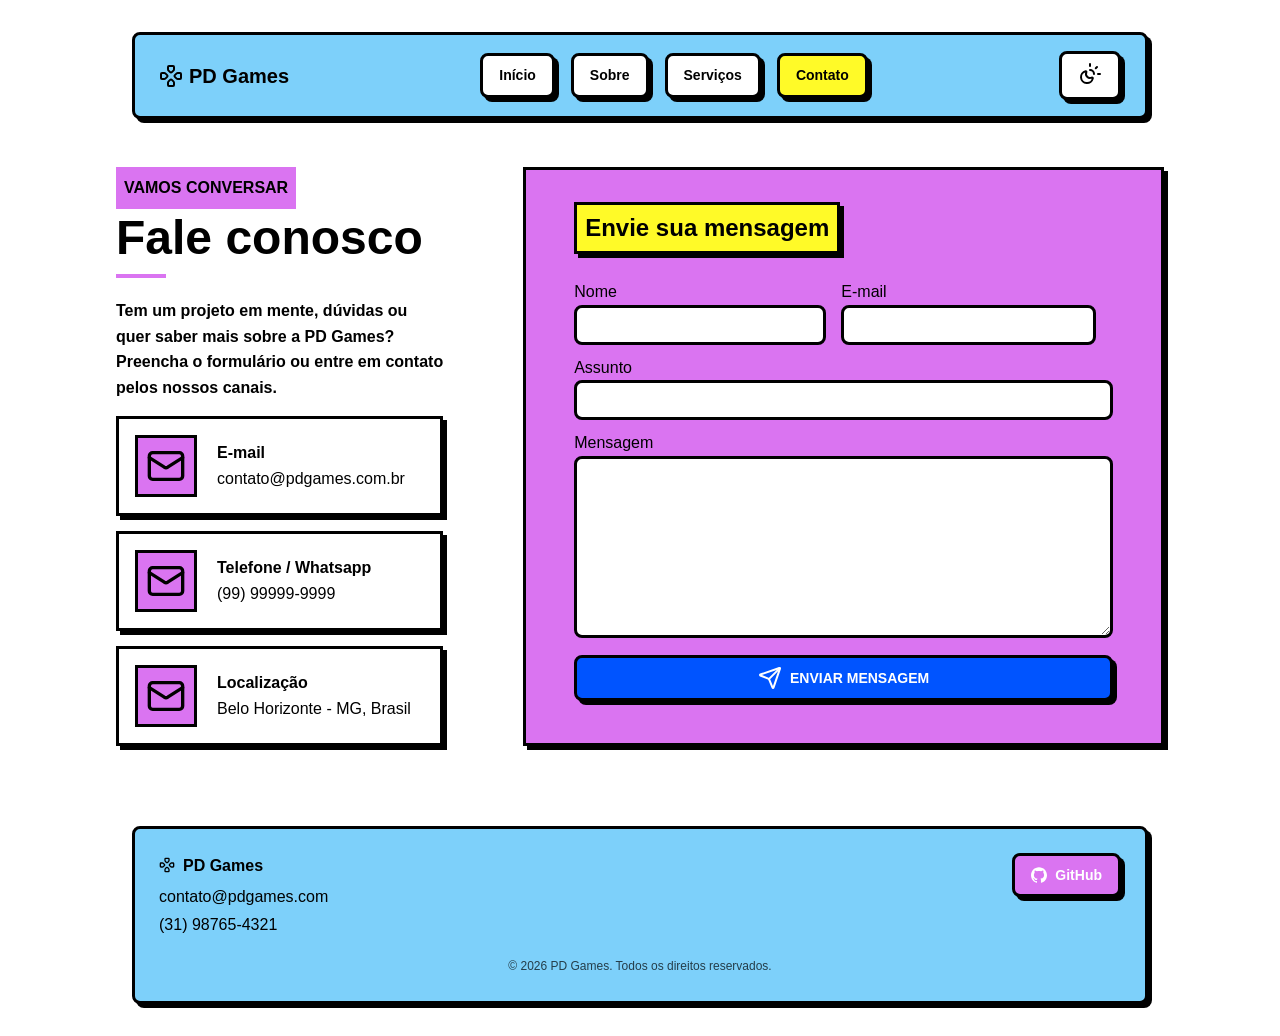
<file: contato.html>
<!doctype html>
<html lang="pt-BR">
  <head>
    <meta charset="UTF-8" />
    <meta name="viewport" content="width=device-width, initial-scale=1.0" />
    <title>PD Games — Contato</title>
    <link rel="stylesheet" href="css/style.css" />
  </head>

  <body>
    <header class="navbar card">
      <a href="index.html" class="logo">
        <svg
          xmlns="http://www.w3.org/2000/svg"
          width="24"
          height="24"
          viewBox="0 0 24 24"
          fill="none"
          stroke="currentColor"
          stroke-width="2"
          stroke-linecap="round"
          stroke-linejoin="round"
          class="lucide lucide-gamepad-directional-icon lucide-gamepad-directional"
        >
          <title>PD Games Logo</title>
          <path
            d="M11.146 15.854a1.207 1.207 0 0 1 1.708 0l1.56 1.56A2 2 0 0 1 15 18.828V21a1 1 0 0 1-1 1h-4a1 1 0 0 1-1-1v-2.172a2 2 0 0 1 .586-1.414z"
          />
          <path
            d="M18.828 15a2 2 0 0 1-1.414-.586l-1.56-1.56a1.207 1.207 0 0 1 0-1.708l1.56-1.56A2 2 0 0 1 18.828 9H21a1 1 0 0 1 1 1v4a1 1 0 0 1-1 1z"
          />
          <path
            d="M6.586 14.414A2 2 0 0 1 5.172 15H3a1 1 0 0 1-1-1v-4a1 1 0 0 1 1-1h2.172a2 2 0 0 1 1.414.586l1.56 1.56a1.207 1.207 0 0 1 0 1.708z"
          />
          <path
            d="M9 3a1 1 0 0 1 1-1h4a1 1 0 0 1 1 1v2.172a2 2 0 0 1-.586 1.414l-1.56 1.56a1.207 1.207 0 0 1-1.708 0l-1.56-1.56A2 2 0 0 1 9 5.172z"
          />
        </svg>

        PD Games
      </a>

      <nav>
        <ul>
          <li><a class="button" href="./index.html">Início</a></li>
          <li><a class="button" href="./sobre.html">Sobre</a></li>
          <li><a class="button" href="./servicos.html">Serviços</a></li>
          <li><a class="button active" href="./contato.html">Contato</a></li>
        </ul>
      </nav>

      <button
        type="button"
        class="button theme-toggle"
        aria-pressed="false"
        aria-label="Ativar tema escuro"
      >
        <svg
          xmlns="http://www.w3.org/2000/svg"
          width="24"
          height="24"
          viewBox="0 0 24 24"
          fill="none"
          stroke="currentColor"
          stroke-width="2"
          stroke-linecap="round"
          stroke-linejoin="round"
          class="lucide lucide-sun-moon-icon lucide-sun-moon"
        >
          <path d="M12 2v2" />
          <title>Alterar tema</title>
          <path
            d="M14.837 16.385a6 6 0 1 1-7.223-7.222c.624-.147.97.66.715 1.248a4 4 0 0 0 5.26 5.259c.589-.255 1.396.09 1.248.715"
          />
          <path d="M16 12a4 4 0 0 0-4-4" />
          <path d="m19 5-1.256 1.256" />
          <path d="M20 12h2" />
        </svg>
      </button>
    </header>

    <main class="contato">
      <section class="">
        <aside class="items-wrapper">
          <div class="resp">
            <div class="vamos-conversar">
              <p>VAMOS CONVERSAR</p>
            </div>
            <div>
              <div class="titulo">
                <h1>Fale conosco</h1>
              </div>
              <p>
                <b
                  >Tem um projeto em mente, dúvidas ou <br />
                  quer saber mais sobre a PD Games? <br />
                  Preencha o formulário ou entre em contato <br />
                  pelos nossos canais.</b
                >
              </p>
            </div>
          </div>
          <article>
            <div class="card-contato">
              <div class="card-contato-svg">
                <svg
                  xmlns="http://www.w3.org/2000/svg"
                  width="40"
                  height="40"
                  viewBox="0 0 24 24"
                  fill="none"
                  stroke="currentColor"
                  stroke-width="2"
                  stroke-linecap="round"
                  stroke-linejoin="round"
                  class="lucide lucide-mail-icon lucide-mail"
                >
                  <path d="m22 7-8.991 5.727a2 2 0 0 1-2.009 0L2 7" />
                  <rect x="2" y="4" width="20" height="16" rx="2" />
                </svg>
              </div>
              <div class="contato-itens">
                <div>
                  <p><b> E-mail</b></p>
                </div>
                <div>
                  <p>contato@pdgames.com.br</p>
                </div>
              </div>
            </div>
            <div></div>
          </article>
          <article>
            <div class="card-contato">
              <div class="card-contato-svg">
                <svg
                  xmlns="http://www.w3.org/2000/svg"
                  width="40"
                  height="40"
                  viewBox="0 0 24 24"
                  fill="none"
                  stroke="currentColor"
                  stroke-width="2"
                  stroke-linecap="round"
                  stroke-linejoin="round"
                  class="lucide lucide-mail-icon lucide-mail"
                >
                  <path d="m22 7-8.991 5.727a2 2 0 0 1-2.009 0L2 7" />
                  <rect x="2" y="4" width="20" height="16" rx="2" />
                </svg>
              </div>
              <div class="contato-itens">
                <div>
                  <p><b>Telefone / Whatsapp</b></p>
                </div>
                <div>
                  <p>(99) 99999-9999</p>
                </div>
              </div>
            </div>
            <div></div>
          </article>
          <article>
            <div class="card-contato">
              <div class="card-contato-svg">
                <svg
                  xmlns="http://www.w3.org/2000/svg"
                  width="40"
                  height="40"
                  viewBox="0 0 24 24"
                  fill="none"
                  stroke="currentColor"
                  stroke-width="2"
                  stroke-linecap="round"
                  stroke-linejoin="round"
                  class="lucide lucide-mail-icon lucide-mail"
                >
                  <path d="m22 7-8.991 5.727a2 2 0 0 1-2.009 0L2 7" />
                  <rect x="2" y="4" width="20" height="16" rx="2" />
                </svg>
              </div>
              <div class="contato-itens">
                <div>
                  <p><b>Localização</b></p>
                </div>
                <div>
                  <p>Belo Horizonte - MG, Brasil</p>
                </div>
              </div>
            </div>
            <div></div>
          </article>
        </aside>
      </section>
      <section class="contato-form">
        <form action="#" id="form-contato">
          <div class="form-wrapper">
            <div class="form-title">
              <h2>Envie sua mensagem</h2>
            </div>
            <div class="contato-input">
              <div>
                <label for="nome">Nome</label>
                <input type="text" id="nome" required />
              </div>
              <div>
                <label for="email">E-mail</label>
                <input type="email" id="email" required />
              </div>
            </div>
            <div>
              <label for="assunto">Assunto</label>
              <input type="text" id="assunto" required />
            </div>
            <div>
              <label for="mensagem">Mensagem</label>
              <textarea
                name="mensagem"
                id="mensagem"
                rows="10"
                required
              ></textarea>
            </div>
            <button>
              <svg
                xmlns="http://www.w3.org/2000/svg"
                width="24"
                height="24"
                viewBox="0 0 24 24"
                fill="none"
                stroke="currentColor"
                stroke-width="2"
                stroke-linecap="round"
                stroke-linejoin="round"
                class="lucide lucide-send-icon lucide-send"
              >
                <path
                  d="M14.536 21.686a.5.5 0 0 0 .937-.024l6.5-19a.496.496 0 0 0-.635-.635l-19 6.5a.5.5 0 0 0-.024.937l7.93 3.18a2 2 0 0 1 1.112 1.11z"
                />
                <path d="m21.854 2.147-10.94 10.939" />
              </svg>
              ENVIAR MENSAGEM
            </button>
          </div>
        </form>

        <dialog
          id="alerta"
          class="alerta-dialog"
          aria-labelledby="alerta-titulo"
          aria-describedby="alerta-descricao"
        >
          <div class="alerta-icone" aria-hidden="true">✓</div>

          <div class="alerta-conteudo">
            <h2 id="alerta-titulo">Mensagem enviada!</h2>

            <p id="alerta-descricao">
              Obrigado por entrar em contato! Nossa equipe responderá em breve :)
            </p>
          </div>

          <form method="dialog">
            <button type="submit" class="alerta-fechar">
              Continuar explorando
            </button>
          </form>
        </dialog>
      </section>
    </main>

    <footer class="footer card">
      <address class="footer-info">
        <p class="footer-logo">
          <svg
            xmlns="http://www.w3.org/2000/svg"
            width="16"
            height="16"
            viewBox="0 0 24 24"
            fill="none"
            stroke="currentColor"
            stroke-width="2"
            stroke-linecap="round"
            stroke-linejoin="round"
            class="lucide lucide-gamepad-directional-icon lucide-gamepad-directional"
          >
            <title>PD Games Logo</title>
            <path
              d="M11.146 15.854a1.207 1.207 0 0 1 1.708 0l1.56 1.56A2 2 0 0 1 15 18.828V21a1 1 0 0 1-1 1h-4a1 1 0 0 1-1-1v-2.172a2 2 0 0 1 .586-1.414z"
            />
            <path
              d="M18.828 15a2 2 0 0 1-1.414-.586l-1.56-1.56a1.207 1.207 0 0 1 0-1.708l1.56-1.56A2 2 0 0 1 18.828 9H21a1 1 0 0 1 1 1v4a1 1 0 0 1-1 1z"
            />
            <path
              d="M6.586 14.414A2 2 0 0 1 5.172 15H3a1 1 0 0 1-1-1v-4a1 1 0 0 1 1-1h2.172a2 2 0 0 1 1.414.586l1.56 1.56a1.207 1.207 0 0 1 0 1.708z"
            />
            <path
              d="M9 3a1 1 0 0 1 1-1h4a1 1 0 0 1 1 1v2.172a2 2 0 0 1-.586 1.414l-1.56 1.56a1.207 1.207 0 0 1-1.708 0l-1.56-1.56A2 2 0 0 1 9 5.172z"
            />
          </svg>
          PD Games
        </p>
        <a href="mailto:contato@pdgames.com">contato@pdgames.com</a>
        <a href="tel:+5531987654321">(31) 98765-4321</a>
      </address>

      <nav class="footer-social">
        <a
          class="button"
          href="https://github.com/adrianoaraujods/html-atividade-2/"
          aria-label="GitHub"
          target="_blank"
        >
          <svg
            role="img"
            viewBox="0 0 24 24"
            xmlns="http://www.w3.org/2000/svg"
            width="16"
            height="16"
            fill="currentColor"
          >
            <title>GitHub</title>
            <path
              d="M12 .297c-6.63 0-12 5.373-12 12 0 5.303 3.438 9.8 8.205 11.385.6.113.82-.258.82-.577 0-.285-.01-1.04-.015-2.04-3.338.724-4.042-1.61-4.042-1.61C4.422 18.07 3.633 17.7 3.633 17.7c-1.087-.744.084-.729.084-.729 1.205.084 1.838 1.236 1.838 1.236 1.07 1.835 2.809 1.305 3.495.998.108-.776.417-1.305.76-1.605-2.665-.3-5.466-1.332-5.466-5.93 0-1.31.465-2.38 1.235-3.22-.135-.303-.54-1.523.105-3.176 0 0 1.005-.322 3.3 1.23.96-.267 1.98-.399 3-.405 1.02.006 2.04.138 3 .405 2.28-1.552 3.285-1.23 3.285-1.23.645 1.653.24 2.873.12 3.176.765.84 1.23 1.91 1.23 3.22 0 4.61-2.805 5.625-5.475 5.92.42.36.81 1.096.81 2.22 0 1.606-.015 2.896-.015 3.286 0 .315.21.69.825.57C20.565 22.092 24 17.592 24 12.297c0-6.627-5.373-12-12-12"
            />
          </svg>
          GitHub
        </a>
      </nav>

      <p class="footer-copy">
        &copy; 2026 PD Games. Todos os direitos reservados.
      </p>
    </footer>

    <script src="js/theme.js"></script>
    <script src="js/contact.js"></script>
  </body>
</html>
</file>
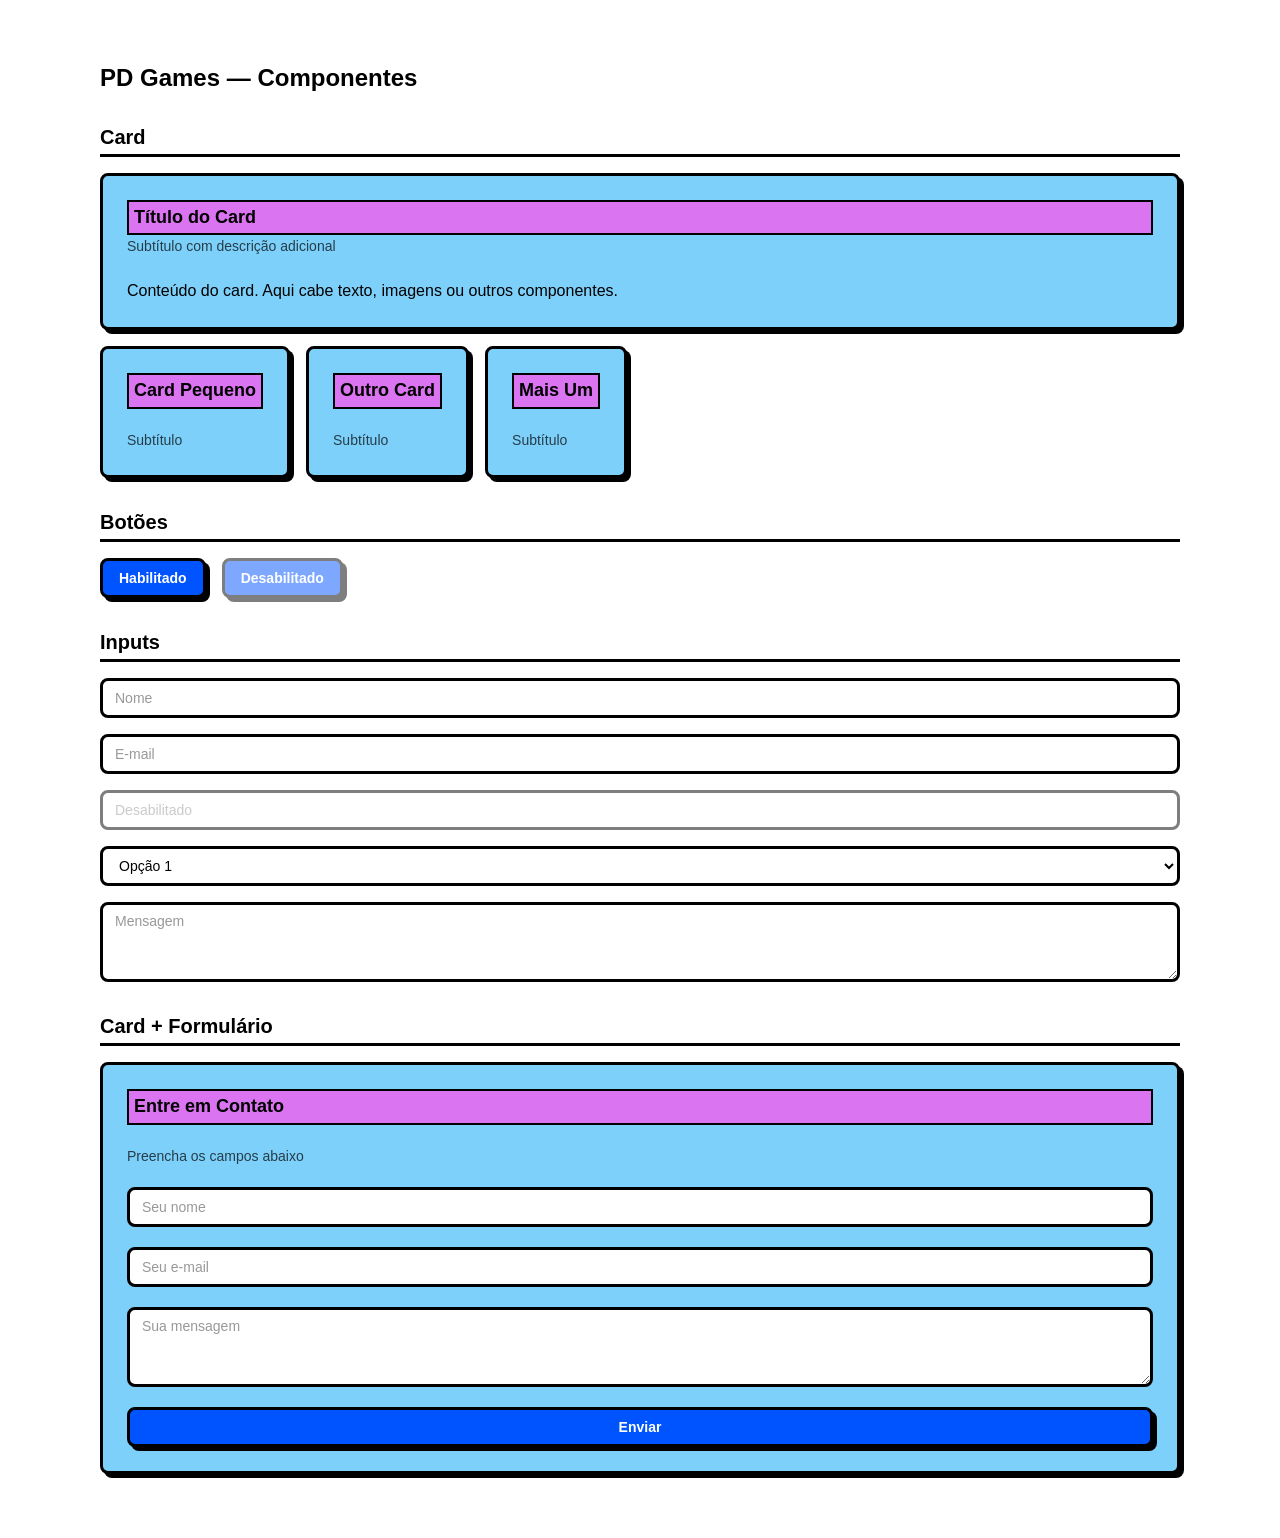
<file: exemplo.html>
<!DOCTYPE html>
<html lang="pt-BR">
<head>
  <meta charset="UTF-8">
  <meta name="viewport" content="width=device-width, initial-scale=1.0">
  <title>PD Games — Exemplo de Componentes</title>
  <link rel="stylesheet" href="css/style.css">
  <style>
    body { display: flex; flex-direction: column; gap: 2rem; padding-block: 4rem; }
    section { display: flex; flex-direction: column; gap: 1rem; }
    h1 { font-size: 1.5rem; }
    h2 { font-size: 1.25rem; border-bottom: 3px solid var(--fg); padding-bottom: 0.25rem; }
    .row { display: flex; gap: 1rem; flex-wrap: wrap; align-items: flex-start; }
  </style>
</head>
<body>
  <h1>PD Games — Componentes</h1>

  <section>
    <h2>Card</h2>
    <div class="card">
      <div>
        <div class="card-title">Título do Card</div>
        <div class="card-subtitle">Subtítulo com descrição adicional</div>
      </div>
      <p>Conteúdo do card. Aqui cabe texto, imagens ou outros componentes.</p>
    </div>

    <div class="row">
      <div class="card">
        <div class="card-title">Card Pequeno</div>
        <div class="card-subtitle">Subtítulo</div>
      </div>
      <div class="card">
        <div class="card-title">Outro Card</div>
        <div class="card-subtitle">Subtítulo</div>
      </div>
      <div class="card">
        <div class="card-title">Mais Um</div>
        <div class="card-subtitle">Subtítulo</div>
      </div>
    </div>
  </section>

  <section>
    <h2>Botões</h2>
    <div class="row">
      <button type="button">Habilitado</button>
      <button type="button" disabled>Desabilitado</button>
    </div>
  </section>

  <section>
    <h2>Inputs</h2>
    <div class="row">
      <input type="text" placeholder="Nome">
      <input type="email" placeholder="E-mail">
    </div>
    <div class="row">
      <input type="text" placeholder="Desabilitado" disabled>
      <select>
        <option>Opção 1</option>
        <option>Opção 2</option>
        <option>Opção 3</option>
      </select>
    </div>
    <textarea placeholder="Mensagem"></textarea>
  </section>

  <section>
    <h2>Card + Formulário</h2>
    <div class="card">
      <div class="card-title">Entre em Contato</div>
      <div class="card-subtitle">Preencha os campos abaixo</div>
      <input type="text" placeholder="Seu nome">
      <input type="email" placeholder="Seu e-mail">
      <textarea placeholder="Sua mensagem"></textarea>
      <button type="button">Enviar</button>
    </div>
  </section>
</body>
</html>
</file>
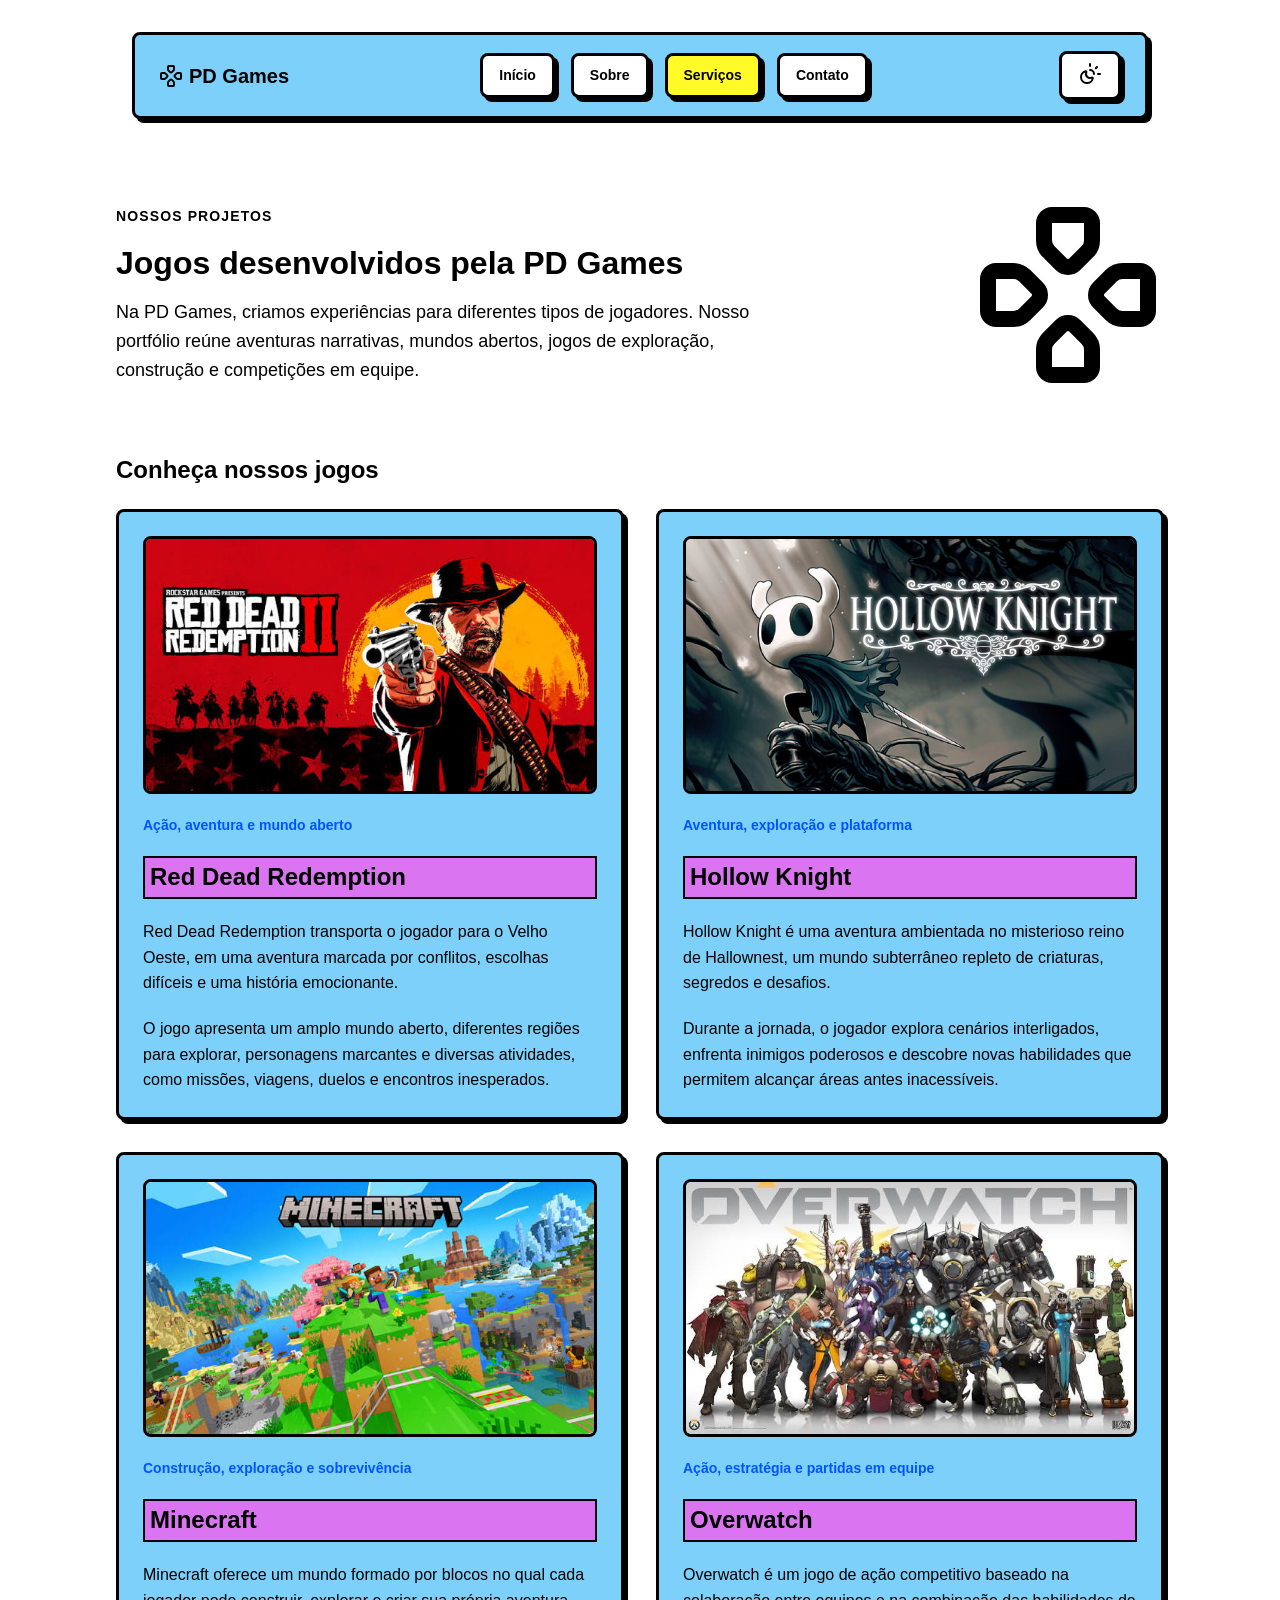
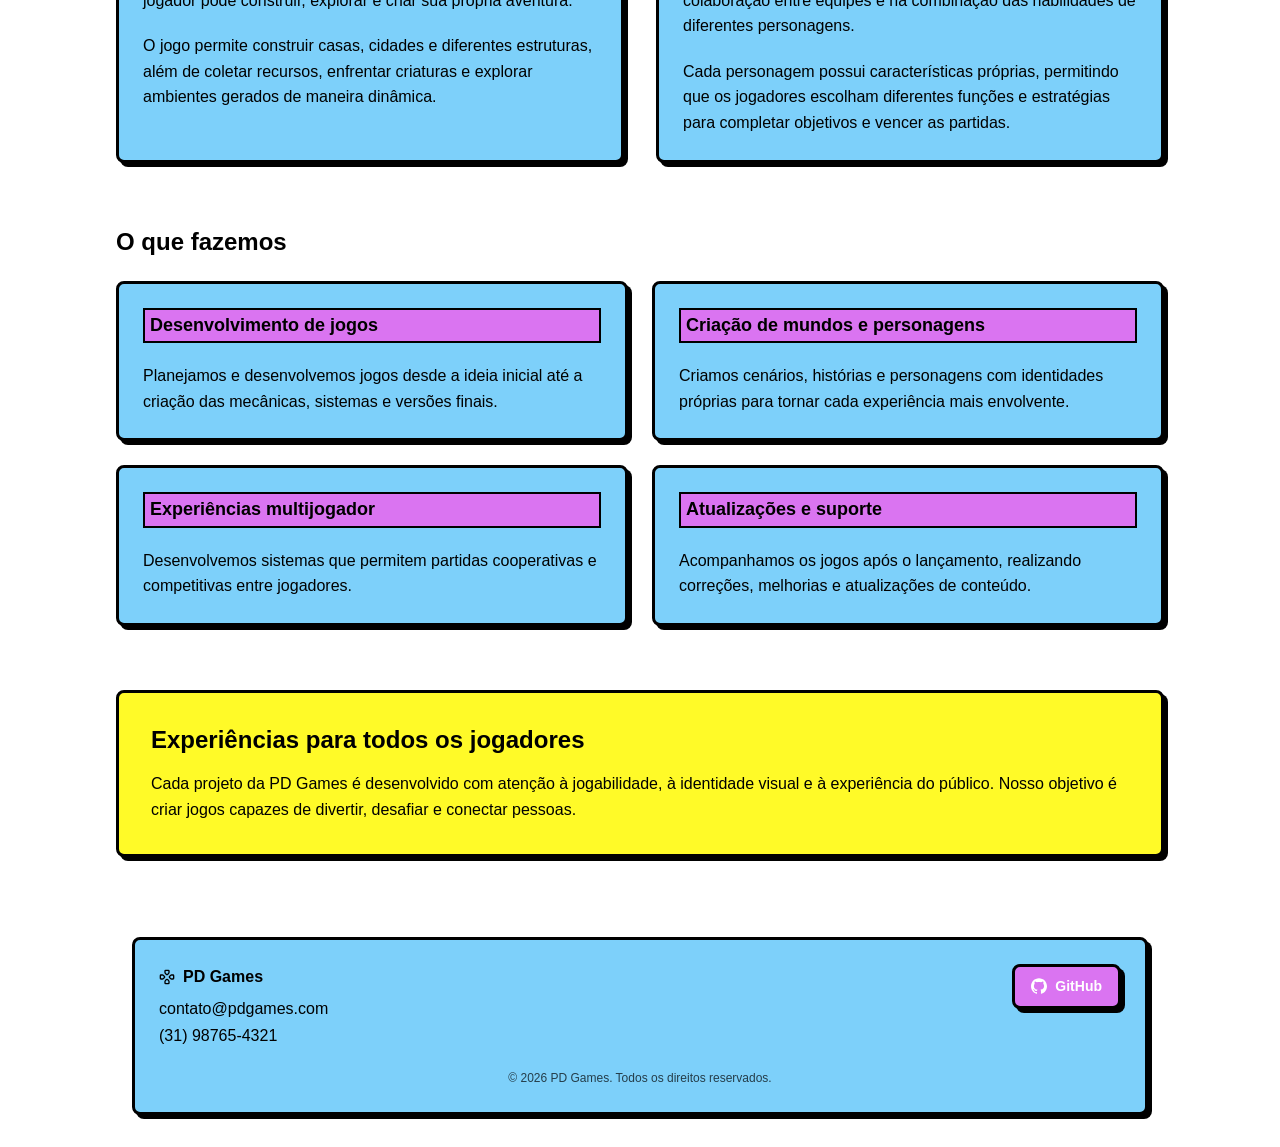
<file: servicos.html>
<!doctype html>
<html lang="pt-BR">
  <head>
    <meta charset="UTF-8" />
    <meta name="viewport" content="width=device-width, initial-scale=1.0" />
    <title>PD Games — Serviços</title>
    <link rel="stylesheet" href="css/style.css" />
  </head>
  <body>
    <header class="navbar card">
      <a href="index.html" class="logo">
        <svg
          xmlns="http://www.w3.org/2000/svg"
          width="24"
          height="24"
          viewBox="0 0 24 24"
          fill="none"
          stroke="currentColor"
          stroke-width="2"
          stroke-linecap="round"
          stroke-linejoin="round"
          class="lucide lucide-gamepad-directional-icon lucide-gamepad-directional"
        >
          <title>PD Games Logo</title>
          <path
            d="M11.146 15.854a1.207 1.207 0 0 1 1.708 0l1.56 1.56A2 2 0 0 1 15 18.828V21a1 1 0 0 1-1 1h-4a1 1 0 0 1-1-1v-2.172a2 2 0 0 1 .586-1.414z"
          />
          <path
            d="M18.828 15a2 2 0 0 1-1.414-.586l-1.56-1.56a1.207 1.207 0 0 1 0-1.708l1.56-1.56A2 2 0 0 1 18.828 9H21a1 1 0 0 1 1 1v4a1 1 0 0 1-1 1z"
          />
          <path
            d="M6.586 14.414A2 2 0 0 1 5.172 15H3a1 1 0 0 1-1-1v-4a1 1 0 0 1 1-1h2.172a2 2 0 0 1 1.414.586l1.56 1.56a1.207 1.207 0 0 1 0 1.708z"
          />
          <path
            d="M9 3a1 1 0 0 1 1-1h4a1 1 0 0 1 1 1v2.172a2 2 0 0 1-.586 1.414l-1.56 1.56a1.207 1.207 0 0 1-1.708 0l-1.56-1.56A2 2 0 0 1 9 5.172z"
          />
        </svg>

        PD Games
      </a>

      <nav>
        <ul>
          <li><a class="button" href="./index.html">Início</a></li>
          <li><a class="button" href="./sobre.html">Sobre</a></li>
          <li><a class="button active" href="./servicos.html">Serviços</a></li>
          <li><a class="button" href="./contato.html">Contato</a></li>
        </ul>
      </nav>

    <button type="button" class="button theme-toggle" aria-pressed="false" aria-label="Ativar tema escuro">
      <svg xmlns="http://www.w3.org/2000/svg" width="24" height="24" viewBox="0 0 24 24" fill="none" stroke="currentColor" stroke-width="2" stroke-linecap="round" stroke-linejoin="round" class="lucide lucide-sun-moon-icon lucide-sun-moon"><path d="M12 2v2"/><title>Alterar tema</title><path d="M14.837 16.385a6 6 0 1 1-7.223-7.222c.624-.147.97.66.715 1.248a4 4 0 0 0 5.26 5.259c.589-.255 1.396.09 1.248.715"/><path d="M16 12a4 4 0 0 0-4-4"/><path d="m19 5-1.256 1.256"/><path d="M20 12h2"/></svg>
    </button>
    </header>

    <main>
      <main class="servicos">
        <section class="servicos-apresentacao">
          <article class="servicos-apresentacao-conteudo">
            <p class="section-label">Nossos projetos</p>

            <h1>Jogos desenvolvidos pela PD Games</h1>

            <p>
              Na PD Games, criamos experiências para diferentes tipos de
              jogadores. Nosso portfólio reúne aventuras narrativas, mundos
              abertos, jogos de exploração, construção e competições em equipe.
            </p>
          </article>

          <figure class="logo-grande">
            <svg
              xmlns="http://www.w3.org/2000/svg"
              viewBox="0 0 24 24"
              fill="none"
              stroke="currentColor"
              stroke-width="2"
              stroke-linecap="round"
              stroke-linejoin="round"
              aria-labelledby="titulo-logo-servicos"
            >
              <title id="titulo-logo-servicos">Logotipo da PD Games</title>

              <path
                d="M11.146 15.854a1.207 1.207 0 0 1 1.708 0l1.56 1.56A2 2 0 0 1 15 18.828V21a1 1 0 0 1-1 1h-4a1 1 0 0 1-1-1v-2.172a2 2 0 0 1 .586-1.414z"
              />

              <path
                d="M18.828 15a2 2 0 0 1-1.414-.586l-1.56-1.56a1.207 1.207 0 0 1 0-1.708l1.56-1.56A2 2 0 0 1 18.828 9H21a1 1 0 0 1 1 1v4a1 1 0 0 1-1 1z"
              />

              <path
                d="M6.586 14.414A2 2 0 0 1 5.172 15H3a1 1 0 0 1-1-1v-4a1 1 0 0 1 1-1h2.172a2 2 0 0 1 1.414.586l1.56 1.56a1.207 1.207 0 0 1 0 1.708z"
              />

              <path
                d="M9 3a1 1 0 0 1 1-1h4a1 1 0 0 1 1 1v2.172a2 2 0 0 1-.586 1.414l-1.56 1.56a1.207 1.207 0 0 1-1.708 0l-1.56-1.56A2 2 0 0 1 9 5.172z"
              />
            </svg>
          </figure>
        </section>

        <section class="servicos-jogos">
          <h2>Conheça nossos jogos</h2>

          <section class="jogos-lista">
            <article class="card jogo-card">
              <figure>
                <img
                  src="img/jogos/red-dead-redemption.png"
                  alt="Imagem representativa do jogo Red Dead Redemption"
                />
              </figure>

              <p class="card-subtitle">Ação, aventura e mundo aberto</p>

              <h3 class="card-title">Red Dead Redemption</h3>

              <p>
                Red Dead Redemption transporta o jogador para o Velho Oeste, em
                uma aventura marcada por conflitos, escolhas difíceis e uma
                história emocionante.
              </p>

              <p>
                O jogo apresenta um amplo mundo aberto, diferentes regiões para
                explorar, personagens marcantes e diversas atividades, como
                missões, viagens, duelos e encontros inesperados.
              </p>
            </article>

            <article class="card jogo-card">
              <figure>
                <img
                  src="img/jogos/hollow-knight.jpg"
                  alt="Imagem representativa do jogo Hollow Knight"
                />
              </figure>

              <p class="card-subtitle">Aventura, exploração e plataforma</p>

              <h3 class="card-title">Hollow Knight</h3>

              <p>
                Hollow Knight é uma aventura ambientada no misterioso reino de
                Hallownest, um mundo subterrâneo repleto de criaturas, segredos
                e desafios.
              </p>

              <p>
                Durante a jornada, o jogador explora cenários interligados,
                enfrenta inimigos poderosos e descobre novas habilidades que
                permitem alcançar áreas antes inacessíveis.
              </p>
            </article>

            <article class="card jogo-card">
              <figure>
                <img
                  src="img/jogos/minecraft.png"
                  alt="Imagem representativa do jogo Minecraft"
                />
              </figure>

              <p class="card-subtitle">
                Construção, exploração e sobrevivência
              </p>

              <h3 class="card-title">Minecraft</h3>

              <p>
                Minecraft oferece um mundo formado por blocos no qual cada
                jogador pode construir, explorar e criar sua própria aventura.
              </p>

              <p>
                O jogo permite construir casas, cidades e diferentes estruturas,
                além de coletar recursos, enfrentar criaturas e explorar
                ambientes gerados de maneira dinâmica.
              </p>
            </article>

            <article class="card jogo-card">
              <figure>
                <img
                  src="img/jogos/overwatch.png"
                  alt="Imagem representativa do jogo Overwatch"
                />
              </figure>

              <p class="card-subtitle">Ação, estratégia e partidas em equipe</p>

              <h3 class="card-title">Overwatch</h3>

              <p>
                Overwatch é um jogo de ação competitivo baseado na colaboração
                entre equipes e na combinação das habilidades de diferentes
                personagens.
              </p>

              <p>
                Cada personagem possui características próprias, permitindo que
                os jogadores escolham diferentes funções e estratégias para
                completar objetivos e vencer as partidas.
              </p>
            </article>
          </section>
        </section>

        <section class="servicos-areas">
          <h2>O que fazemos</h2>

          <section class="servicos-lista">
            <article class="card">
              <h3 class="card-title">Desenvolvimento de jogos</h3>

              <p>
                Planejamos e desenvolvemos jogos desde a ideia inicial até a
                criação das mecânicas, sistemas e versões finais.
              </p>
            </article>

            <article class="card">
              <h3 class="card-title">Criação de mundos e personagens</h3>

              <p>
                Criamos cenários, histórias e personagens com identidades
                próprias para tornar cada experiência mais envolvente.
              </p>
            </article>

            <article class="card">
              <h3 class="card-title">Experiências multijogador</h3>

              <p>
                Desenvolvemos sistemas que permitem partidas cooperativas e
                competitivas entre jogadores.
              </p>
            </article>

            <article class="card">
              <h3 class="card-title">Atualizações e suporte</h3>

              <p>
                Acompanhamos os jogos após o lançamento, realizando correções,
                melhorias e atualizações de conteúdo.
              </p>
            </article>
          </section>
        </section>

        <section class="servicos-compromisso">
          <h2>Experiências para todos os jogadores</h2>

          <p>
            Cada projeto da PD Games é desenvolvido com atenção à jogabilidade,
            à identidade visual e à experiência do público. Nosso objetivo é
            criar jogos capazes de divertir, desafiar e conectar pessoas.
          </p>
        </section>
      </main>
    </main>

    <footer class="footer card">
      <address class="footer-info">
        <p class="footer-logo">
          <svg
            xmlns="http://www.w3.org/2000/svg"
            width="16"
            height="16"
            viewBox="0 0 24 24"
            fill="none"
            stroke="currentColor"
            stroke-width="2"
            stroke-linecap="round"
            stroke-linejoin="round"
            class="lucide lucide-gamepad-directional-icon lucide-gamepad-directional"
          >
            <title>PD Games Logo</title>
            <path
              d="M11.146 15.854a1.207 1.207 0 0 1 1.708 0l1.56 1.56A2 2 0 0 1 15 18.828V21a1 1 0 0 1-1 1h-4a1 1 0 0 1-1-1v-2.172a2 2 0 0 1 .586-1.414z"
            />
            <path
              d="M18.828 15a2 2 0 0 1-1.414-.586l-1.56-1.56a1.207 1.207 0 0 1 0-1.708l1.56-1.56A2 2 0 0 1 18.828 9H21a1 1 0 0 1 1 1v4a1 1 0 0 1-1 1z"
            />
            <path
              d="M6.586 14.414A2 2 0 0 1 5.172 15H3a1 1 0 0 1-1-1v-4a1 1 0 0 1 1-1h2.172a2 2 0 0 1 1.414.586l1.56 1.56a1.207 1.207 0 0 1 0 1.708z"
            />
            <path
              d="M9 3a1 1 0 0 1 1-1h4a1 1 0 0 1 1 1v2.172a2 2 0 0 1-.586 1.414l-1.56 1.56a1.207 1.207 0 0 1-1.708 0l-1.56-1.56A2 2 0 0 1 9 5.172z"
            />
          </svg>
          PD Games
        </p>
        <a href="mailto:contato@pdgames.com">contato@pdgames.com</a>
        <a href="tel:+5531987654321">(31) 98765-4321</a>
      </address>

      <nav class="footer-social">
        <a
          class="button"
          href="https://github.com/adrianoaraujods/html-atividade-2/"
          aria-label="GitHub"
          target="_blank"
        >
          <svg
            role="img"
            viewBox="0 0 24 24"
            xmlns="http://www.w3.org/2000/svg"
            width="16"
            height="16"
            fill="currentColor"
          >
            <title>GitHub</title>
            <path
              d="M12 .297c-6.63 0-12 5.373-12 12 0 5.303 3.438 9.8 8.205 11.385.6.113.82-.258.82-.577 0-.285-.01-1.04-.015-2.04-3.338.724-4.042-1.61-4.042-1.61C4.422 18.07 3.633 17.7 3.633 17.7c-1.087-.744.084-.729.084-.729 1.205.084 1.838 1.236 1.838 1.236 1.07 1.835 2.809 1.305 3.495.998.108-.776.417-1.305.76-1.605-2.665-.3-5.466-1.332-5.466-5.93 0-1.31.465-2.38 1.235-3.22-.135-.303-.54-1.523.105-3.176 0 0 1.005-.322 3.3 1.23.96-.267 1.98-.399 3-.405 1.02.006 2.04.138 3 .405 2.28-1.552 3.285-1.23 3.285-1.23.645 1.653.24 2.873.12 3.176.765.84 1.23 1.91 1.23 3.22 0 4.61-2.805 5.625-5.475 5.92.42.36.81 1.096.81 2.22 0 1.606-.015 2.896-.015 3.286 0 .315.21.69.825.57C20.565 22.092 24 17.592 24 12.297c0-6.627-5.373-12-12-12"
            />
          </svg>
          GitHub
        </a>
      </nav>

      <p class="footer-copy">
        &copy; 2026 PD Games. Todos os direitos reservados.
      </p>
    </footer>

    <script src="js/theme.js"></script>
  </body>
</html>
</file>
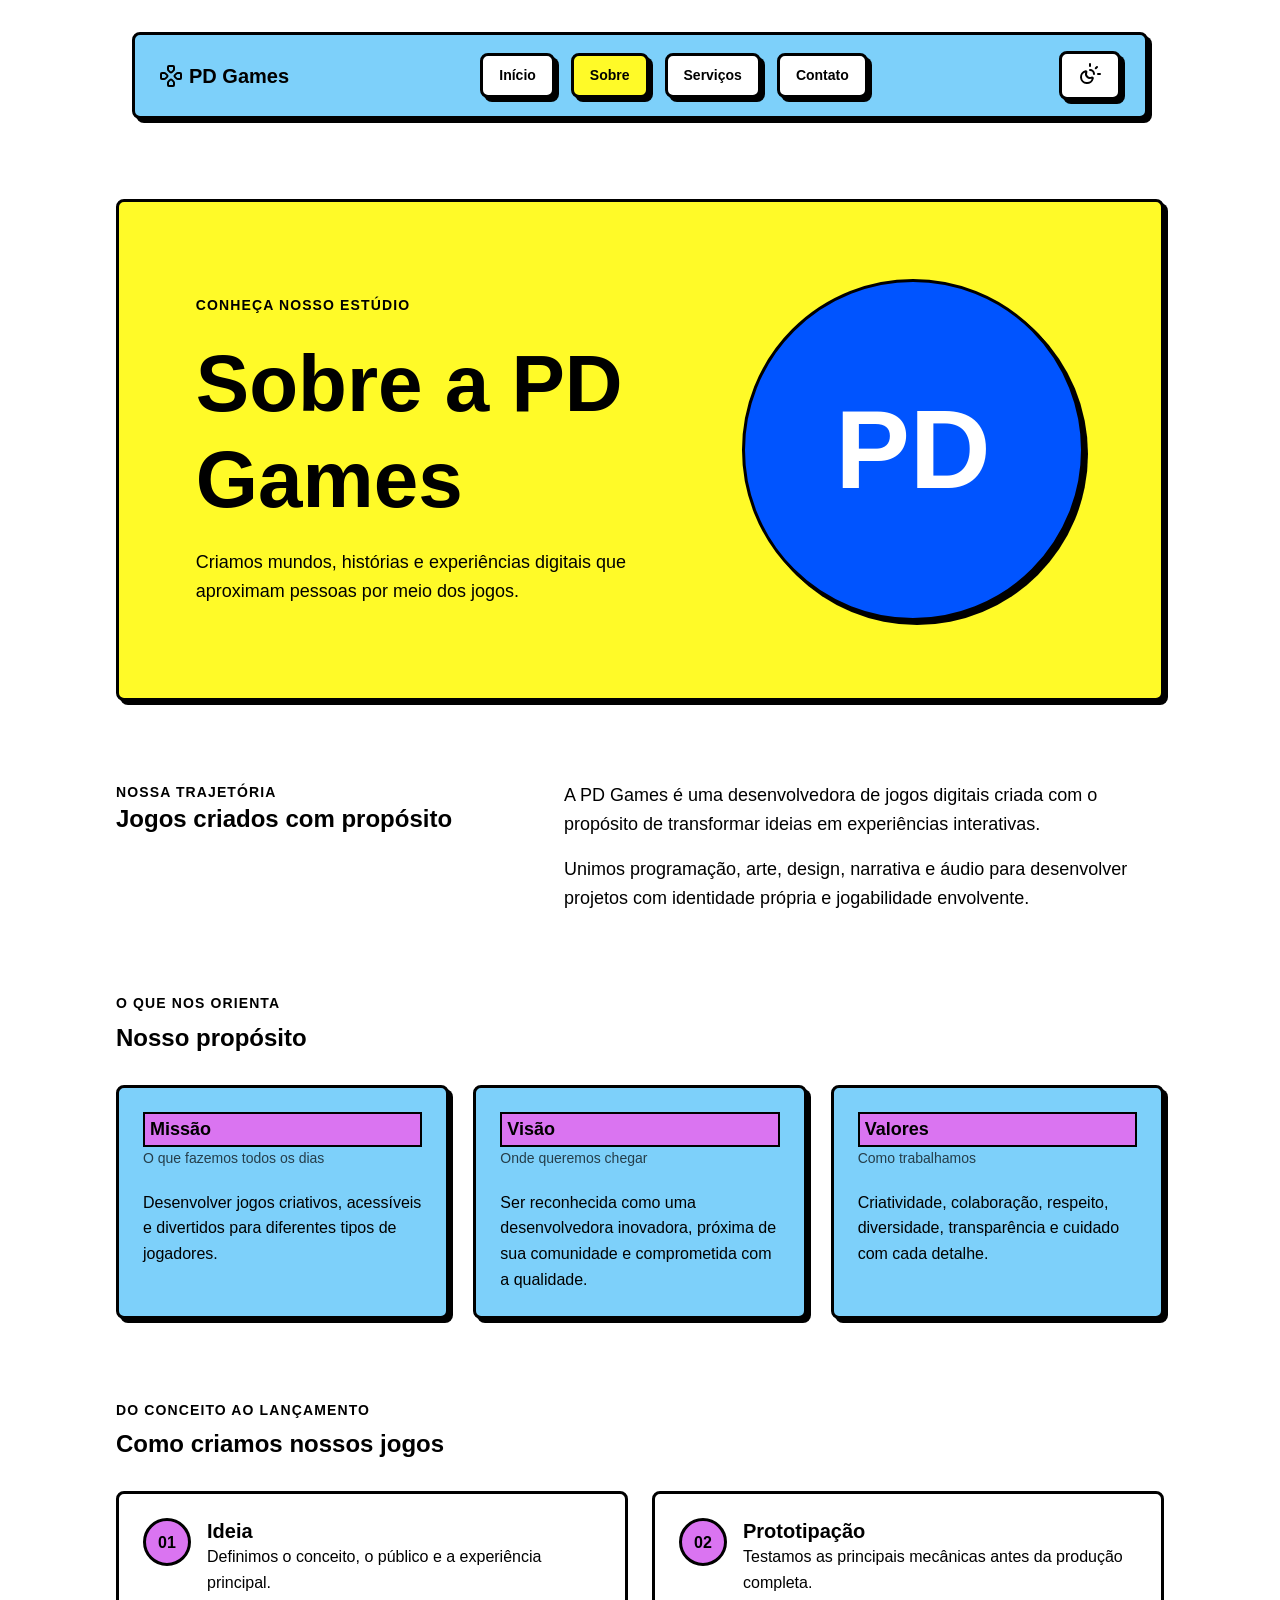
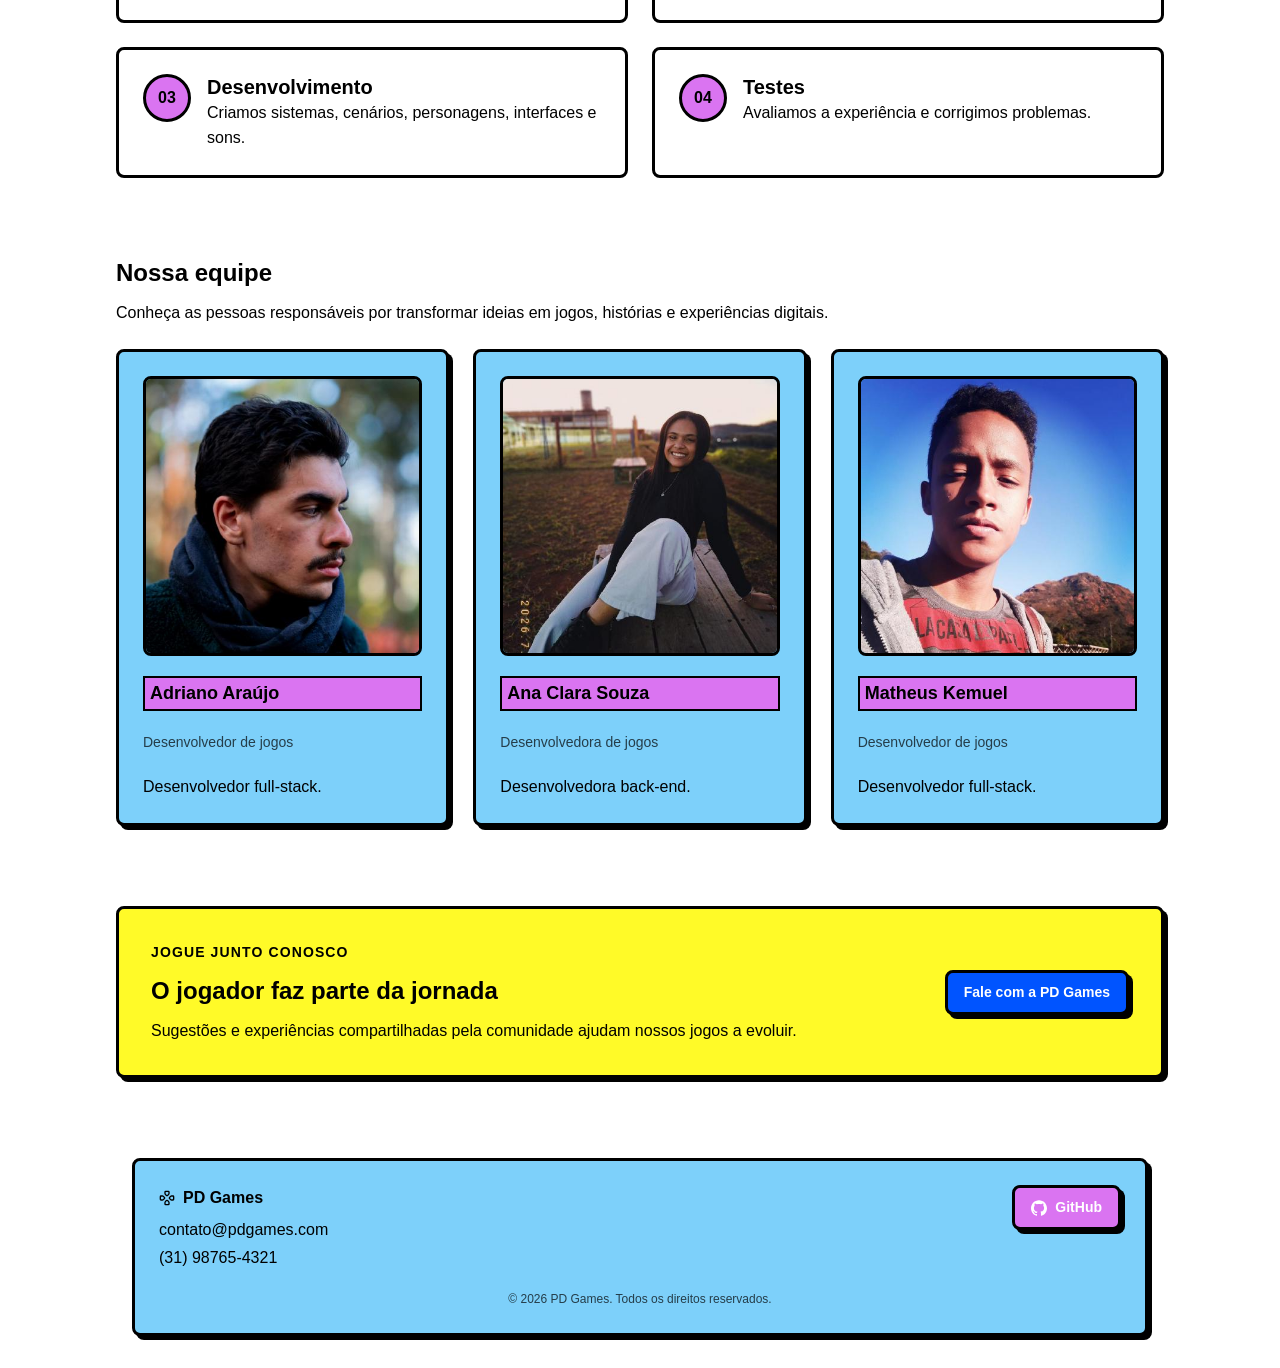
<file: sobre.html>
<!doctype html>
<html lang="pt-BR">
<head>
  <meta charset="UTF-8">
  <meta name="viewport" content="width=device-width, initial-scale=1.0">
  <title>PD Games — Sobre</title>
  <link rel="stylesheet" href="css/style.css">
</head>
<body>
  <header class="navbar card">
    <a href="index.html" class="logo">
      <svg xmlns="http://www.w3.org/2000/svg" width="24" height="24" viewBox="0 0 24 24" fill="none" stroke="currentColor" stroke-width="2" stroke-linecap="round" stroke-linejoin="round" class="lucide lucide-gamepad-directional-icon lucide-gamepad-directional"><title>PD Games Logo</title><path d="M11.146 15.854a1.207 1.207 0 0 1 1.708 0l1.56 1.56A2 2 0 0 1 15 18.828V21a1 1 0 0 1-1 1h-4a1 1 0 0 1-1-1v-2.172a2 2 0 0 1 .586-1.414z"/><path d="M18.828 15a2 2 0 0 1-1.414-.586l-1.56-1.56a1.207 1.207 0 0 1 0-1.708l1.56-1.56A2 2 0 0 1 18.828 9H21a1 1 0 0 1 1 1v4a1 1 0 0 1-1 1z"/><path d="M6.586 14.414A2 2 0 0 1 5.172 15H3a1 1 0 0 1-1-1v-4a1 1 0 0 1 1-1h2.172a2 2 0 0 1 1.414.586l1.56 1.56a1.207 1.207 0 0 1 0 1.708z"/><path d="M9 3a1 1 0 0 1 1-1h4a1 1 0 0 1 1 1v2.172a2 2 0 0 1-.586 1.414l-1.56 1.56a1.207 1.207 0 0 1-1.708 0l-1.56-1.56A2 2 0 0 1 9 5.172z"/></svg>

      PD Games      
    </a>

    <nav>
      <ul>
        <li><a class="button" href="./index.html">Início</a></li>
        <li><a class="button active" href="./sobre.html">Sobre</a></li>
        <li><a class="button" href="./servicos.html">Serviços</a></li>
        <li><a class="button" href="./contato.html">Contato</a></li>
      </ul>
    </nav>

    <button type="button" class="button theme-toggle" aria-pressed="false" aria-label="Ativar tema escuro">
      <svg xmlns="http://www.w3.org/2000/svg" width="24" height="24" viewBox="0 0 24 24" fill="none" stroke="currentColor" stroke-width="2" stroke-linecap="round" stroke-linejoin="round" class="lucide lucide-sun-moon-icon lucide-sun-moon"><path d="M12 2v2"/><title>Alterar tema</title><path d="M14.837 16.385a6 6 0 1 1-7.223-7.222c.624-.147.97.66.715 1.248a4 4 0 0 0 5.26 5.259c.589-.255 1.396.09 1.248.715"/><path d="M16 12a4 4 0 0 0-4-4"/><path d="m19 5-1.256 1.256"/><path d="M20 12h2"/></svg>
    </button>
  </header>

    <main class="sobre">
      <section class="hero">
        <div class="hero-content">
          <p class="hero-eyebrow">Conheça nosso estúdio</p>

          <h1 id="titulo-sobre">Sobre a PD Games</h1>

          <p class="hero-description">
            Criamos mundos, histórias e experiências digitais que aproximam
            pessoas por meio dos jogos.
          </p>
        </div>

        <div class="hero-visual" aria-hidden="true">
          <span>PD</span>
        </div>
      </section>

      <section class="sobre-historia">
        <div>
          <p class="section-label">Nossa trajetória</p>
          <h2 id="titulo-historia">Jogos criados com propósito</h2>
        </div>

        <div class="sobre-texto">
          <p>
            A PD Games é uma desenvolvedora de jogos digitais criada com o
            propósito de transformar ideias em experiências interativas.
          </p>

          <p>
            Unimos programação, arte, design, narrativa e áudio para desenvolver
            projetos com identidade própria e jogabilidade envolvente.
          </p>
        </div>
      </section>

      <section class="sobre-proposito">
        <div class="section-heading">
          <p class="section-label">O que nos orienta</p>
          <h2 id="titulo-proposito">Nosso propósito</h2>
        </div>

        <div class="sobre-cards">
          <article class="card">
            <div>
              <h3 class="card-title">Missão</h3>
              <p class="card-subtitle">O que fazemos todos os dias</p>
            </div>

            <p>
              Desenvolver jogos criativos, acessíveis e divertidos para
              diferentes tipos de jogadores.
            </p>
          </article>

          <article class="card">
            <div>
              <h3 class="card-title">Visão</h3>
              <p class="card-subtitle">Onde queremos chegar</p>
            </div>

            <p>
              Ser reconhecida como uma desenvolvedora inovadora, próxima de sua
              comunidade e comprometida com a qualidade.
            </p>
          </article>

          <article class="card">
            <div>
              <h3 class="card-title">Valores</h3>
              <p class="card-subtitle">Como trabalhamos</p>
            </div>

            <p>
              Criatividade, colaboração, respeito, diversidade, transparência e
              cuidado com cada detalhe.
            </p>
          </article>
        </div>
      </section>

      <section class="sobre-processo">
        <div class="section-heading">
          <p class="section-label">Do conceito ao lançamento</p>
          <h2 id="titulo-processo">Como criamos nossos jogos</h2>
        </div>

        <ol class="processo-lista">
          <li>
            <span>01</span>
            <div>
              <h3>Ideia</h3>
              <p>Definimos o conceito, o público e a experiência principal.</p>
            </div>
          </li>

          <li>
            <span>02</span>
            <div>
              <h3>Prototipação</h3>
              <p>
                Testamos as principais mecânicas antes da produção completa.
              </p>
            </div>
          </li>

          <li>
            <span>03</span>
            <div>
              <h3>Desenvolvimento</h3>
              <p>Criamos sistemas, cenários, personagens, interfaces e sons.</p>
            </div>
          </li>

          <li>
            <span>04</span>
            <div>
              <h3>Testes</h3>
              <p>Avaliamos a experiência e corrigimos problemas.</p>
            </div>
          </li>
        </ol>
      </section>

      <section class="sobre-equipe">
        <h2>Nossa equipe</h2>

        <p>
          Conheça as pessoas responsáveis por transformar ideias em jogos,
          histórias e experiências digitais.
        </p>

        <section class="equipe-lista">
          <article class="card equipe-membro">
            <figure>
              <img
                src="img/equipe/adriano.png"
                alt="Adriano Araújo"
              />
            </figure>

            <h3 class="card-title">Adriano Araújo</h3>

            <p class="card-subtitle">Desenvolvedor de jogos</p>

            <p>
              Desenvolvedor full-stack.
            </p>
          </article>

          <article class="card equipe-membro">
            <figure>
              <img
                src="img/equipe/anaclara.png"
                alt="Ana Clara Souza"
              />
            </figure>

            <h3 class="card-title">Ana Clara Souza</h3>

            <p class="card-subtitle">Desenvolvedora de jogos</p>

            <p>
              Desenvolvedora back-end.
            </p>
          </article>

          <article class="card equipe-membro">
            <figure>
              <img
                src="img/equipe/matheus.png"
                alt="Matheus Kemuel"
              />
            </figure>

            <h3 class="card-title">Matheus Kemuel</h3>

            <p class="card-subtitle">Desenvolvedor de jogos</p>

            <p>
              Desenvolvedor full-stack.
            </p>
          </article>
        </section>
      </section>

      <section class="sobre-comunidade">
        <div>
          <p class="section-label">Jogue junto conosco</p>
          <h2 id="titulo-comunidade">O jogador faz parte da jornada</h2>

          <p>
            Sugestões e experiências compartilhadas pela comunidade ajudam
            nossos jogos a evoluir.
          </p>
        </div>

        <a class="button" href="contato.html">Fale com a PD Games</a>
      </section>
    </main>

    <footer class="footer card">
      <address class="footer-info">
         <p class="footer-logo"><svg xmlns="http://www.w3.org/2000/svg" width="16" height="16" viewBox="0 0 24 24" fill="none" stroke="currentColor" stroke-width="2" stroke-linecap="round" stroke-linejoin="round" class="lucide lucide-gamepad-directional-icon lucide-gamepad-directional"><title>PD Games Logo</title><path d="M11.146 15.854a1.207 1.207 0 0 1 1.708 0l1.56 1.56A2 2 0 0 1 15 18.828V21a1 1 0 0 1-1 1h-4a1 1 0 0 1-1-1v-2.172a2 2 0 0 1 .586-1.414z"/><path d="M18.828 15a2 2 0 0 1-1.414-.586l-1.56-1.56a1.207 1.207 0 0 1 0-1.708l1.56-1.56A2 2 0 0 1 18.828 9H21a1 1 0 0 1 1 1v4a1 1 0 0 1-1 1z"/><path d="M6.586 14.414A2 2 0 0 1 5.172 15H3a1 1 0 0 1-1-1v-4a1 1 0 0 1 1-1h2.172a2 2 0 0 1 1.414.586l1.56 1.56a1.207 1.207 0 0 1 0 1.708z"/><path d="M9 3a1 1 0 0 1 1-1h4a1 1 0 0 1 1 1v2.172a2 2 0 0 1-.586 1.414l-1.56 1.56a1.207 1.207 0 0 1-1.708 0l-1.56-1.56A2 2 0 0 1 9 5.172z"/></svg> PD Games</p>
         <a href="mailto:contato@pdgames.com">contato@pdgames.com</a>
         <a href="tel:+5531987654321">(31) 98765-4321</a>
    </address>

    <nav class="footer-social">
      <a class="button" href="https://github.com/adrianoaraujods/html-atividade-2/" aria-label="GitHub" target="_blank">
        <svg role="img" viewBox="0 0 24 24" xmlns="http://www.w3.org/2000/svg" width="16" height="16" fill="currentColor"><title>GitHub</title><path d="M12 .297c-6.63 0-12 5.373-12 12 0 5.303 3.438 9.8 8.205 11.385.6.113.82-.258.82-.577 0-.285-.01-1.04-.015-2.04-3.338.724-4.042-1.61-4.042-1.61C4.422 18.07 3.633 17.7 3.633 17.7c-1.087-.744.084-.729.084-.729 1.205.084 1.838 1.236 1.838 1.236 1.07 1.835 2.809 1.305 3.495.998.108-.776.417-1.305.76-1.605-2.665-.3-5.466-1.332-5.466-5.93 0-1.31.465-2.38 1.235-3.22-.135-.303-.54-1.523.105-3.176 0 0 1.005-.322 3.3 1.23.96-.267 1.98-.399 3-.405 1.02.006 2.04.138 3 .405 2.28-1.552 3.285-1.23 3.285-1.23.645 1.653.24 2.873.12 3.176.765.84 1.23 1.91 1.23 3.22 0 4.61-2.805 5.625-5.475 5.92.42.36.81 1.096.81 2.22 0 1.606-.015 2.896-.015 3.286 0 .315.21.69.825.57C20.565 22.092 24 17.592 24 12.297c0-6.627-5.373-12-12-12"/></svg>
        GitHub
      </a>
    </nav>
    
    <p class="footer-copy">&copy; 2026 PD Games. Todos os direitos reservados.</p>
  </footer>

    <script src="js/theme.js"></script>
  </body>
</html>
</file>
<file: css/style.css>
/* === geral === */

*,
*::before,
*::after {
  box-sizing: border-box;
  margin: 0;
  padding: 0;
}

:root {
  --bg: oklch(100% 0 0);
  --fg: oklch(0% 0 0);

  --primary: oklch(56% 0.33 256);
  --primary-fg: oklch(100% 0 0);

  --secondary: oklch(96% 0.2 108);
  --secondary-fg: oklch(0% 0 0);

  --card: oklch(82% 0.1 232);
  --card-fg: oklch(5% 0 0);

  --accent: oklch(72% 0.2 320);

  --radius: 8px;
  --shadow-x: 4px;
  --shadow-y: 4px;

  --shadow: var(--shadow-x) var(--shadow-y) 0 var(--fg);
}

body {
  background-color: var(--bg);
  color: var(--fg);
  font-family: sans-serif;
  line-height: 1.6;
  max-width: 1080px;
  margin: 0 auto;
  min-height: 100svh;
  display: flex;
  flex-direction: column;
}

h1 {
  font-size: 2rem;
  font-weight: 700;
  line-height: 1.2;
}

h2 {
  font-size: 1.5rem;
  font-weight: 700;
  line-height: 1.25;
}

h3 {
  font-size: 1.25rem;
  font-weight: 700;
  line-height: 1.3;
}

a {
  color: var(--primary);
  text-decoration: none;
}

a:hover {
  text-decoration: underline;
}

.button,
button,
input,
textarea,
select,
.button {
  font-family: inherit;
  font-size: inherit;
}

.button,
button {
  display: inline-flex;
  align-items: center;
  justify-content: center;
  gap: 0.5rem;
  white-space: nowrap;
  border: 3px solid var(--fg);
  border-radius: var(--radius);
  background-color: var(--primary);
  color: var(--primary-fg);
  font-weight: 700;
  font-size: 0.875rem;
  padding: 0.5rem 1rem;
  min-height: 2.5rem;
  cursor: pointer;
  box-shadow: var(--shadow);
  transition:
    transform 0.15s,
    box-shadow 0.15s;
}

.button:hover,
button:hover {
  transform: translate(var(--shadow-x), var(--shadow-y));
  box-shadow: none;
}

.button:focus-visible,
button:focus-visible {
  outline: 2px solid var(--primary);
  outline-offset: 2px;
}

button:disabled,
.button:disabled {
  opacity: 0.5;
  cursor: not-allowed;
  pointer-events: none;
}

input,
textarea,
select {
  width: 100%;
  min-height: 2.5rem;
  border: 3px solid var(--fg);
  border-radius: var(--radius);
  background-color: var(--bg);
  color: var(--fg);
  padding: 0.5rem 0.75rem;
  font-weight: 500;
  font-size: 0.875rem;
}

input:focus-visible,
textarea:focus-visible,
select:focus-visible {
  outline: 2px solid var(--primary);
  outline-offset: 0;
  border-color: var(--primary);
}

input::placeholder,
textarea::placeholder {
  color: var(--fg);
  opacity: 0.4;
}

input:disabled,
textarea:disabled,
select:disabled {
  opacity: 0.5;
  cursor: not-allowed;
}

textarea {
  min-height: 5rem;
  resize: vertical;
}

.card {
  display: flex;
  flex-direction: column;
  gap: 1.25rem;
  border: 3px solid var(--fg);
  border-radius: var(--radius);
  background-color: var(--card);
  color: var(--card-fg);
  padding: 1.5rem;
  box-shadow: var(--shadow);
  font-weight: 500;
}

.card-title {
  font-size: 1.125rem;
  font-weight: 700;
  line-height: 1.2;
}

.card-subtitle {
  font-size: 0.875rem;
  font-weight: 400;
  color: var(--card-fg);
  opacity: 0.7;
}

/* === header === */

header {
  position: sticky;
  top: 0;
  z-index: 10;
}

.navbar {
  position: sticky;
  top: 2rem;
  margin: 0 2rem 4rem 2rem;

  flex-direction: row;
  align-items: center;
  justify-content: space-between;
  padding: 1rem 1.5rem;
}

.logo {
  display: flex;
  align-items: center;
  gap: 6px;
  font-size: 1.25rem;
  font-weight: 700;
  color: var(--card-fg);
  text-decoration: none;
}

.logo:hover {
  color: var(--accent);
  text-decoration: none;
  stroke: var(--accent);
}

.navbar nav ul {
  display: flex;
  flex-wrap: wrap;
  gap: 1rem;
  list-style: none;
}

.navbar .button {
  display: block;
  padding: 0.5rem 1rem;
  background-color: var(--bg);
  color: var(--fg);
  text-align: center;
}

.navbar .button:hover {
  text-decoration: none;
}

.navbar .button.active {
  background-color: var(--secondary);
  color: var(--secondary-fg);
}


@media (width < 680px) {
  .navbar {
    position: static;
    margin: 1rem;
    flex-direction: column;
    align-items: stretch;
  }

  .navbar nav ul {
    flex-direction: column;
  }
}

/* === hero section === */

.hero {
  display: grid;
  grid-template-columns: 1.5fr 1fr;
  gap: 2rem;
  align-items: center;
  min-height: 28rem;
  border: 3px solid var(--fg);
  border-radius: var(--radius);
  background-color: var(--secondary);
  padding: clamp(2rem, 6vw, 5rem);
  box-shadow: var(--shadow-x) var(--shadow-y) 0 var(--fg);
}

.hero-content {
  display: flex;
  flex-direction: column;
  align-items: flex-start;
  gap: 1.25rem;
}

.hero-eyebrow,
.section-label {
  font-size: 0.875rem;
  font-weight: 700;
  text-transform: uppercase;
  letter-spacing: 0.08em;
}

.hero h1 {
  font-size: clamp(2.5rem, 7vw, 5rem);
  max-width: 10ch;
}

.hero-description {
  max-width: 52ch;
  font-size: 1.125rem;
}

.hero-visual {
  display: grid;
  place-items: center;
  aspect-ratio: 1;
  border: 3px solid var(--fg);
  border-radius: 50%;
  background-color: var(--primary);
  color: var(--primary-fg);
  box-shadow: var(--shadow-x) var(--shadow-y) 0 var(--fg);
  font-size: clamp(3rem, 10vw, 7rem);
  font-weight: 700;
}

.logo-hero {
  display: grid;
  place-items: center;
  justify-self: center;
  margin: 0;
}

.logo-hero svg {
  width: clamp(9rem, 15vw, 14rem);
  height: auto;
}

.botao-hero {
  margin: 0;
}

.botao-hero .button {
  width: 100%;
  padding: 10px;
}

@media (max-width: 720px) {
  .hero .hero-visual {
    display: none;
  }

  .hero-visual .logo-hero {
    display: none;
  }
}

/* === footer === */

.footer {
  display: grid;
  grid-template-columns: 1fr auto;
  border: 3px solid var(--fg);
  border-radius: var(--radius);

  margin: 2rem;
  margin-top: auto;
}

.footer-info {
  display: flex;
  flex-direction: column;
  gap: 0.125rem;
  font-style: normal;
}

.footer-info a {
  width: fit-content;
  color: var(--card-fg);
}

.footer .button {
  background-color: var(--accent);
}

.footer .button:hover {
  text-decoration: none;
}

.footer-logo {
  display: flex;
  align-items: center;
  gap: 0.5rem;
  font-size: 1rem;
  font-weight: 700;
  margin-bottom: 0.25rem;
}

.footer-copy {
  grid-column: span 2;
  width: 100%;
  text-align: center;
  opacity: 0.7;
  font-size: 0.75rem;
}

@media (width < 420px) {
  .footer {
    display: flex;
    flex-direction: column;
  }
}

/* === home-banner === */

/* === home-galeria === */

.home-galeria {
  display: flex;
  gap: 5rem;
  padding: 1rem 1rem 5rem;
  margin-top: 30px;
  flex-direction: column;
  justify-content: center;
}

.galeria-header {
  display: flex;
  justify-content: space-between;
  width: 100%;
}

.galeria-titulo {
  width: fit-content;
  background-color: var(--accent);
  padding: 8px;
  font-weight: bold;
  border: 3px solid var(--fg);
}

.galeria-cards {
  display: grid;
  grid-template-columns: repeat(4, minmax(0, 1fr));
  grid-gap: 1em;

}

.galeria-card{
  width: 100%;
}

.galeria-card figure{
  overflow: hidden;
  border: 3px solid var(--fg);
  border-radius: var(--radius);
  aspect-ratio: 1 / 1;
}

.galeria-card img {
  width: 100%;
  aspect-ratio: 1;
  object-fit: cover;
  box-shadow: none;
  border: none;
  border-radius: 0;
}

.galeria-card p {
  font-size: x-small;
}
.card-title h3{
  font-size: small;
}

.card-title{
  background-color: var(--accent);
    border: 2px solid var(--fg);
    padding: 5px;
}

@media (max-width: 900px) {
  .galeria-cards {
    grid-template-columns: repeat(2, minmax(0, 1fr));
  }

  .home-galeria {
    gap: 3rem;
  }
}

@media (max-width: 560px) {
  .home-galeria {
    gap: 2rem;
    padding: 1rem 1rem 3rem;
  }

  .galeria-header {
    flex-direction: column;
    align-items: flex-start;
    gap: 1rem;
  }

  .galeria-header .button {
    width: 100%;
  }

  .galeria-header > div:last-child {
    width: 100%;
  }

  .galeria-cards {
    grid-template-columns: 1fr;
  }

  .galeria-card figure {
    aspect-ratio: 16 / 10;
  }

  .galeria-card img {
    height: 100%;
    aspect-ratio: auto;
  }

  .galeria-card p {
    font-size: 0.875rem;
  }

  .card-title h3 {
    font-size: 1rem;
  }
}

/* === home-depoimentos === */

.home-depoimentos {
  padding: 3rem 1rem 5rem;
}

.home-depoimentos .section-heading>p:last-child {
  max-width: 60ch;
  font-size: 1.125rem;
}

.depoimentos-cards {
  display: grid;
  grid-template-columns: repeat(3, minmax(0, 1fr));
  gap: 1.5rem;
  align-items: stretch;
}

.depoimento-card {
  position: relative;
  min-width: 0;
  height: 100%;
  padding: 1.5rem;
  overflow: hidden;
  transition:
    transform 0.2s,
    box-shadow 0.2s;
}

.depoimento-card::before {
  content: "“";
  position: absolute;
  top: -1.5rem;
  right: 0.75rem;
  font-size: 7rem;
  font-family: Georgia, serif;
  font-weight: 700;
  line-height: 1;
  opacity: 0.12;
  pointer-events: none;
}

.depoimento-card:nth-child(1) {
  background-color: var(--card);
}

.depoimento-card:nth-child(2) {
  background-color: var(--secondary);
}

.depoimento-card:nth-child(3) {
  background-color: var(--accent);
}

.depoimento-card:hover {
  transform: translateY(-5px);
  box-shadow: 6px 9px 0 var(--fg);
}

.depoimento-estrelas {
  position: relative;
  z-index: 1;
  width: fit-content;
  font-size: 1.5rem;
  font-weight: 700;
  letter-spacing: 0.15rem;
}

.depoimento-texto {
  position: relative;
  z-index: 1;
  flex: 1;
  font-size: 1rem;
  line-height: 1.7;
}

.depoimento-pessoa {
  position: relative;
  z-index: 1;
  display: flex;
  align-items: center;
  gap: 1rem;
  margin-top: auto;
  padding-top: 1rem;
  border-top: 3px solid var(--fg);
}

.depoimento-avatar {
  flex: 0 0 auto;
  margin: 0;
}

.depoimentos-img {
  display: block;
  width: 4.5rem;
  height: 4.5rem;
  max-width: none;
  object-fit: cover;
  border: 3px solid var(--fg);
  border-radius: 50%;
  background-color: var(--bg);
  box-shadow: 3px 3px 0 var(--fg);
}

.depoimento-pessoa .card-title {
  margin-bottom: 0.2rem;
}

@media (max-width: 820px) {
  .depoimentos-cards {
    grid-template-columns: 1fr;
  }

  .depoimento-card {
    min-height: auto;
  }
}

@media (prefers-reduced-motion: reduce) {
  .depoimento-card {
    transition: none;
  }

  .depoimento-card:hover {
    transform: none;
  }
}

/* === sobre === */

a.button:hover {
  text-decoration: none;
}

.sobre {
  display: flex;
  flex-direction: column;
  gap: 5rem;
  padding: 3rem 1rem 5rem;
}

.sobre img {
  display: block;
  width: 100%;
  height: auto;
  border: 3px solid var(--fg);
  border-radius: var(--radius);
  box-shadow: var(--shadow);
}

.hero {
  display: grid;
  grid-template-columns: 1.5fr 1fr;
  gap: 2rem;
  align-items: center;
  min-height: 28rem;
  border: 3px solid var(--fg);
  border-radius: var(--radius);
  background-color: var(--secondary);
  color: var(--secondary-fg);
  padding: clamp(2rem, 6vw, 5rem);
  box-shadow: var(--shadow);
}

.hero-content {
  display: flex;
  flex-direction: column;
  align-items: flex-start;
  gap: 1.25rem;
}

.hero-eyebrow,
.section-label {
  font-size: 0.875rem;
  font-weight: 700;
  text-transform: uppercase;
  letter-spacing: 0.08em;
}

.hero h1 {
  font-size: clamp(2.5rem, 7vw, 5rem);
  max-width: 10ch;
}

.hero-description {
  max-width: 52ch;
  font-size: 1.125rem;
}

.hero-visual {
  display: grid;
  place-items: center;
  aspect-ratio: 1;
  border: 3px solid var(--fg);
  border-radius: 50%;
  background-color: var(--primary);
  color: var(--primary-fg);
  box-shadow: var(--shadow);
  font-size: clamp(3rem, 10vw, 7rem);
  font-weight: 700;
}

.sobre-historia {
  display: grid;
  grid-template-columns: 1fr 1.5fr;
  gap: 3rem;
  align-items: start;
}

.sobre-texto {
  display: flex;
  flex-direction: column;
  gap: 1rem;
  font-size: 1.125rem;
}

.section-heading {
  display: flex;
  flex-direction: column;
  gap: 0.5rem;
  margin-bottom: 2rem;
}

.sobre-cards {
  display: grid;
  grid-template-columns: repeat(3, 1fr);
  gap: 1.5rem;
}

.processo-lista {
  display: grid;
  grid-template-columns: repeat(2, 1fr);
  gap: 1.5rem;
  list-style: none;
}

.processo-lista li {
  display: flex;
  gap: 1rem;
  border: 3px solid var(--fg);
  border-radius: var(--radius);
  padding: 1.5rem;
}


.processo-lista li > span {
  display: grid;
  place-items: center;
  flex: 0 0 3rem;
  height: 3rem;
  border: 3px solid var(--fg);
  border-radius: 50%;
  background-color: var(--accent);
  font-weight: 700;
}

.sobre-comunidade {
  display: flex;
  justify-content: space-between;
  align-items: center;
  gap: 2rem;
  border: 3px solid var(--fg);
  border-radius: var(--radius);
  background-color: var(--secondary);
  color: var(--secondary-fg);
  padding: 2rem;
  box-shadow: var(--shadow);
}

.sobre-comunidade > div {
  display: flex;
  flex-direction: column;
  gap: 0.75rem;
}

.sobre-equipe > p {
  margin-top: 0.75rem;
  margin-bottom: 1.5rem;
}

.equipe-lista {
  display: flex;
  gap: 1.5rem;
  flex-wrap: wrap;
}

.equipe-membro {
  flex: 1 1 15rem;
}

.equipe-membro figure {
  overflow: hidden;
  border: 3px solid var(--fg);
  border-radius: var(--radius);
}

.equipe-membro img {
  width: 100%;
  aspect-ratio: 1;
  object-fit: cover;
  box-shadow: none;
  border: none;
  border-radius: 0;
}

@media (max-width: 768px) {
  .sobre {
    gap: 3rem;
    padding-top: 1.5rem;
  }

  .hero,
  .sobre-historia {
    grid-template-columns: 1fr;
  }

  .hero-visual {
    max-width: 18rem;
  }

  .sobre-cards,
  .processo-lista {
    grid-template-columns: 1fr;
  }

  .sobre-comunidade {
    flex-direction: column;
    align-items: flex-start;
  }
}

/* === servicos === */

.servicos {
  display: flex;
  flex-direction: column;
  gap: 4rem;
  padding: 3rem 1rem 5rem;
}

.servicos-apresentacao {
  display: grid;
  grid-template-columns: minmax(0, 1fr) auto;
  align-items: center;
  gap: 3rem;
}

.servicos-apresentacao-conteudo {
  display: flex;
  flex-direction: column;
  gap: 1rem;
}

.servicos-apresentacao-conteudo>p:last-child {
  max-width: 65ch;
  font-size: 1.125rem;
}

.logo-grande {
  display: grid;
  place-items: center;
  justify-self: end;
  margin: 0;
}

.logo-grande svg {
  display: block;
  width: clamp(9rem, 15vw, 14rem);
  height: auto;
}

.servicos-apresentacao>p:last-child {
  max-width: 65ch;
  font-size: 1.125rem;
}

.servicos-texto-apresentacao {
  display: flex;
  justify-content: space-around;
}

.servicos-texto-apresentacao p {
  max-width: 100%;
}

.servicos-jogos>h2 {
  margin-bottom: 1.5rem;
}

.jogos-lista {
  display: grid;
  grid-template-columns: repeat(2, 1fr);
  gap: 2rem;
}

.jogo-card {
  overflow: hidden;
}

.jogo-card figure {
  overflow: hidden;
  border: 3px solid var(--fg);
  border-radius: var(--radius);
}

.jogo-card img {
  display: block;
  width: 100%;
  aspect-ratio: 16 / 9;
  object-fit: cover;
  transition: transform 0.2s;
}

.jogo-card:hover img {
  transform: scale(1.05);
}

.jogo-card .card-subtitle {
  color: var(--primary);
  font-weight: 700;
  opacity: 1;
}

.jogo-card .card-title {
  font-size: 1.5rem;
}

.servicos-areas>h2 {
  margin-bottom: 1.5rem;
}

.servicos-lista {
  display: grid;
  grid-template-columns: repeat(2, 1fr);
  gap: 1.5rem;
}

.servicos-compromisso,
.aviso-ficticio {
  border: 3px solid var(--fg);
  border-radius: var(--radius);
  padding: 2rem;
}

.servicos-compromisso {
  background-color: var(--secondary);
  color: var(--secondary-fg);
  box-shadow: var(--shadow);
}

.servicos-compromisso h2 {
  margin-bottom: 1rem;
}

@media (max-width: 768px) {
  .servicos {
    gap: 3rem;
    padding-top: 1.5rem;
  }

  .jogos-lista,
  .servicos-lista {
    grid-template-columns: 1fr;
  }
}

/* === contato === */

.contato {
  display: flex;
  gap: 5rem;
  padding: 1rem 1rem 5rem;
}

.vamos-conversar {
  width: fit-content;
  background-color: var(--accent);
  padding: 8px;
  font-weight: bold;
}

.titulo {
  position: relative;
  display: inline-block;
  margin-bottom: 2rem;
  z-index: -1;
}

.titulo h1 {
  font-size: xxx-large;
}

.titulo::after {
  content: "";
  position: absolute;
  left: 0;
  bottom: -12px;
  width: 50px;
  height: 4px;
  background-color: var(--accent);
}

.card-contato {
  display: flex;
  gap: 1.25rem;
  border: 3px solid var(--fg);
  color: var(--card-fg);
  padding: 1rem;
  box-shadow: var(--shadow-x) var(--shadow-y) 0 var(--fg);
  transition: 0.3s;
}

.card-contato:hover {
  transform: translate(var(--shadow-x), var(--shadow-y));
  box-shadow: none;
}

.card-contato-svg {
  background-color: var(--accent);
  padding: 0.5rem;
  display: flex;
  align-items: center;
  justify-content: center;
  border: 3px solid var(--fg);
}

.contato-itens {
  display: flex;
  flex-direction: column;
  justify-content: center;
}

.items-wrapper {
  display: flex;
  flex-direction: column;
  gap: 15px;
}

.contato-form {
  background-color: var(--accent);
  border: 3px solid var(--fg);
  box-shadow: var(--shadow-x) var(--shadow-y) 0 var(--fg);
  padding: 2rem 3rem;
  flex: 1;
}

.form-title {
  width: fit-content;
  background-color: var(--secondary);
  padding: 8px;
  font-weight: bold;
  border: 3px solid var(--fg);
  box-shadow: var(--shadow-x) var(--shadow-y) 0 var(--fg);
}

.contato-input {
  display: flex;
  gap: 15px;
  margin-top: 15px;
}

.form-wrapper {
  display: flex;
  flex-direction: column;
  gap: 10px;
}

.form-wrapper label {
  cursor: pointer;
}

.alerta-dialog {
  position: fixed;
  inset: 0;
  margin: auto;
  width: min(90%, 30rem);
  border: 3px solid var(--fg);
  border-radius: var(--radius);
  background-color: var(--secondary);
  color: var(--fg);
  padding: 2rem;
  box-shadow: 8px 8px 0 var(--fg);
  text-align: center;
}

.alerta-dialog[open] {
  display: flex;
  flex-direction: column;
  align-items: center;
  gap: 1.5rem;
  animation: abrir-alerta 0.25s ease-out;
}

.alerta-dialog::backdrop {
  background-color: rgb(0 0 0 / 0.65);
  backdrop-filter: blur(3px);
}

.alerta-icone {
  display: grid;
  place-items: center;
  width: 5rem;
  height: 5rem;
  border: 3px solid var(--fg);
  border-radius: 50%;
  background-color: var(--accent);
  box-shadow: 4px 4px 0 var(--fg);
  font-size: 2.5rem;
  font-weight: 700;
}

.alerta-conteudo {
  display: flex;
  flex-direction: column;
  gap: 0.75rem;
}

.alerta-conteudo h2 {
  font-size: 1.75rem;
}

.alerta-conteudo p {
  max-width: 36ch;
}

.alerta-dialog form {
  width: 100%;
}

.alerta-fechar {
  width: 100%;
  background-color: var(--primary);
}

@keyframes abrir-alerta {
  from {
    opacity: 0;
    transform: translateY(1rem) scale(0.95);
  }

  to {
    opacity: 1;
    transform: translateY(0) scale(1);
  }
}

@media screen and (max-width: 800px) {
  .contato {
    display: flex;
    flex-direction: column;
  }

  .resp {
    display: flex;
    flex-direction: column;
  }

  .vamos-conversar {
    width: fit-content;
    height: fit-content;
    background-color: var(--accent);
    padding: 8px;
    font-weight: bold;
  }

  .titulo h1 {
    font-size: xx-large;
  }
}

/* === dark-theme === */

:root.dark {
  color-scheme: dark;
  --bg: oklch(22% 0.015 260);
  --fg: oklch(95% 0.01 260);
  --primary: oklch(70% 0.2 256);
  --fg: oklch(95% 0.01 260);
  --secondary: oklch(96% 0.2 108);
  --secondary-fg: oklch(0% 0 0);
}

@media (prefers-color-scheme: dark) {
  :root:not(.light) {
    color-scheme: dark;
    --bg: oklch(22% 0.015 260);
    --fg: oklch(95% 0.01 260);
    --primary: oklch(70% 0.2 256);
    --fg: oklch(95% 0.01 260);
    --secondary: oklch(96% 0.2 108);
    --secondary-fg: oklch(0% 0 0);

    --shadow-x: 6px;
    --shadow-y: 6px;
    --shadow:
      var(--shadow-x) var(--shadow-y) 0px 0px var(--bg),
      var(--shadow-x) var(--shadow-y) 0px 2px var(--fg);
  }
}

.theme-toggle {
  display: inline-flex;
}

.theme-toggle[aria-pressed="true"] {
  transform: translate(var(--shadow-x), var(--shadow-y));
  box-shadow: none;
}
</file>
